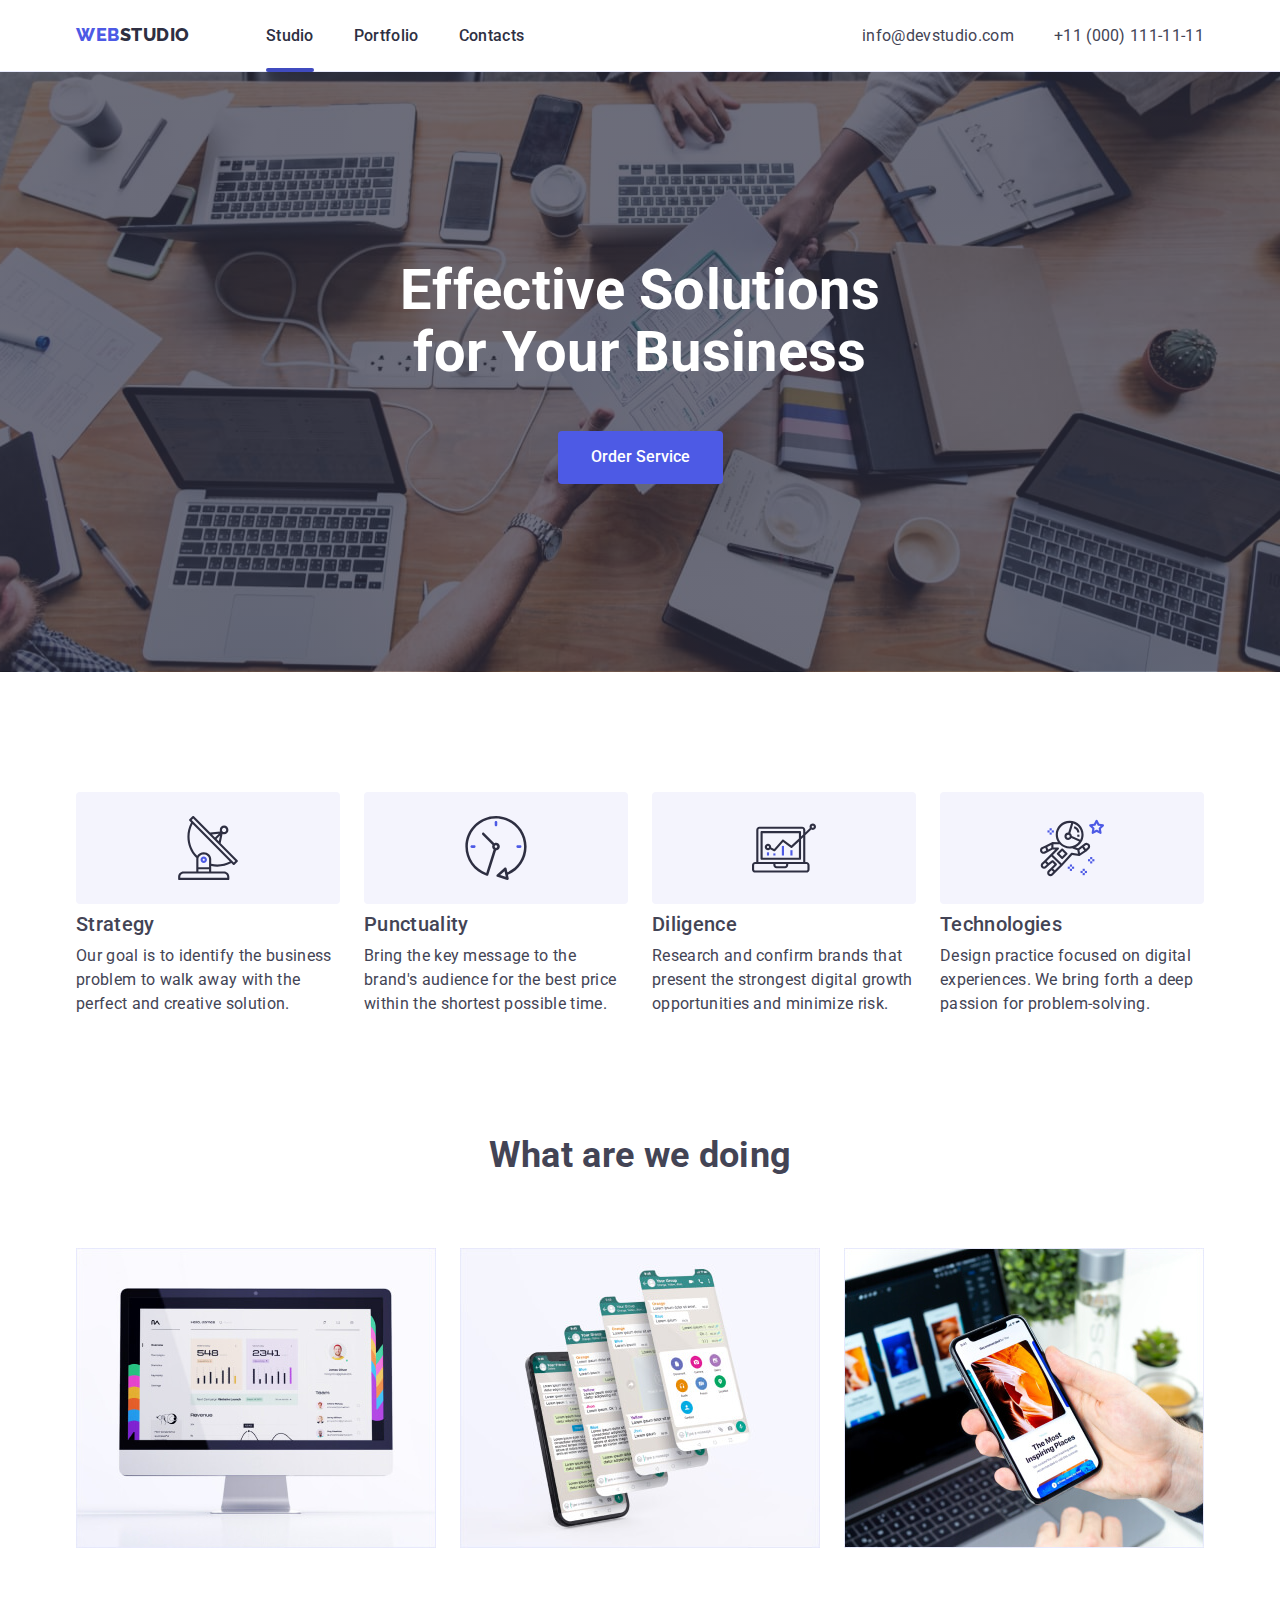
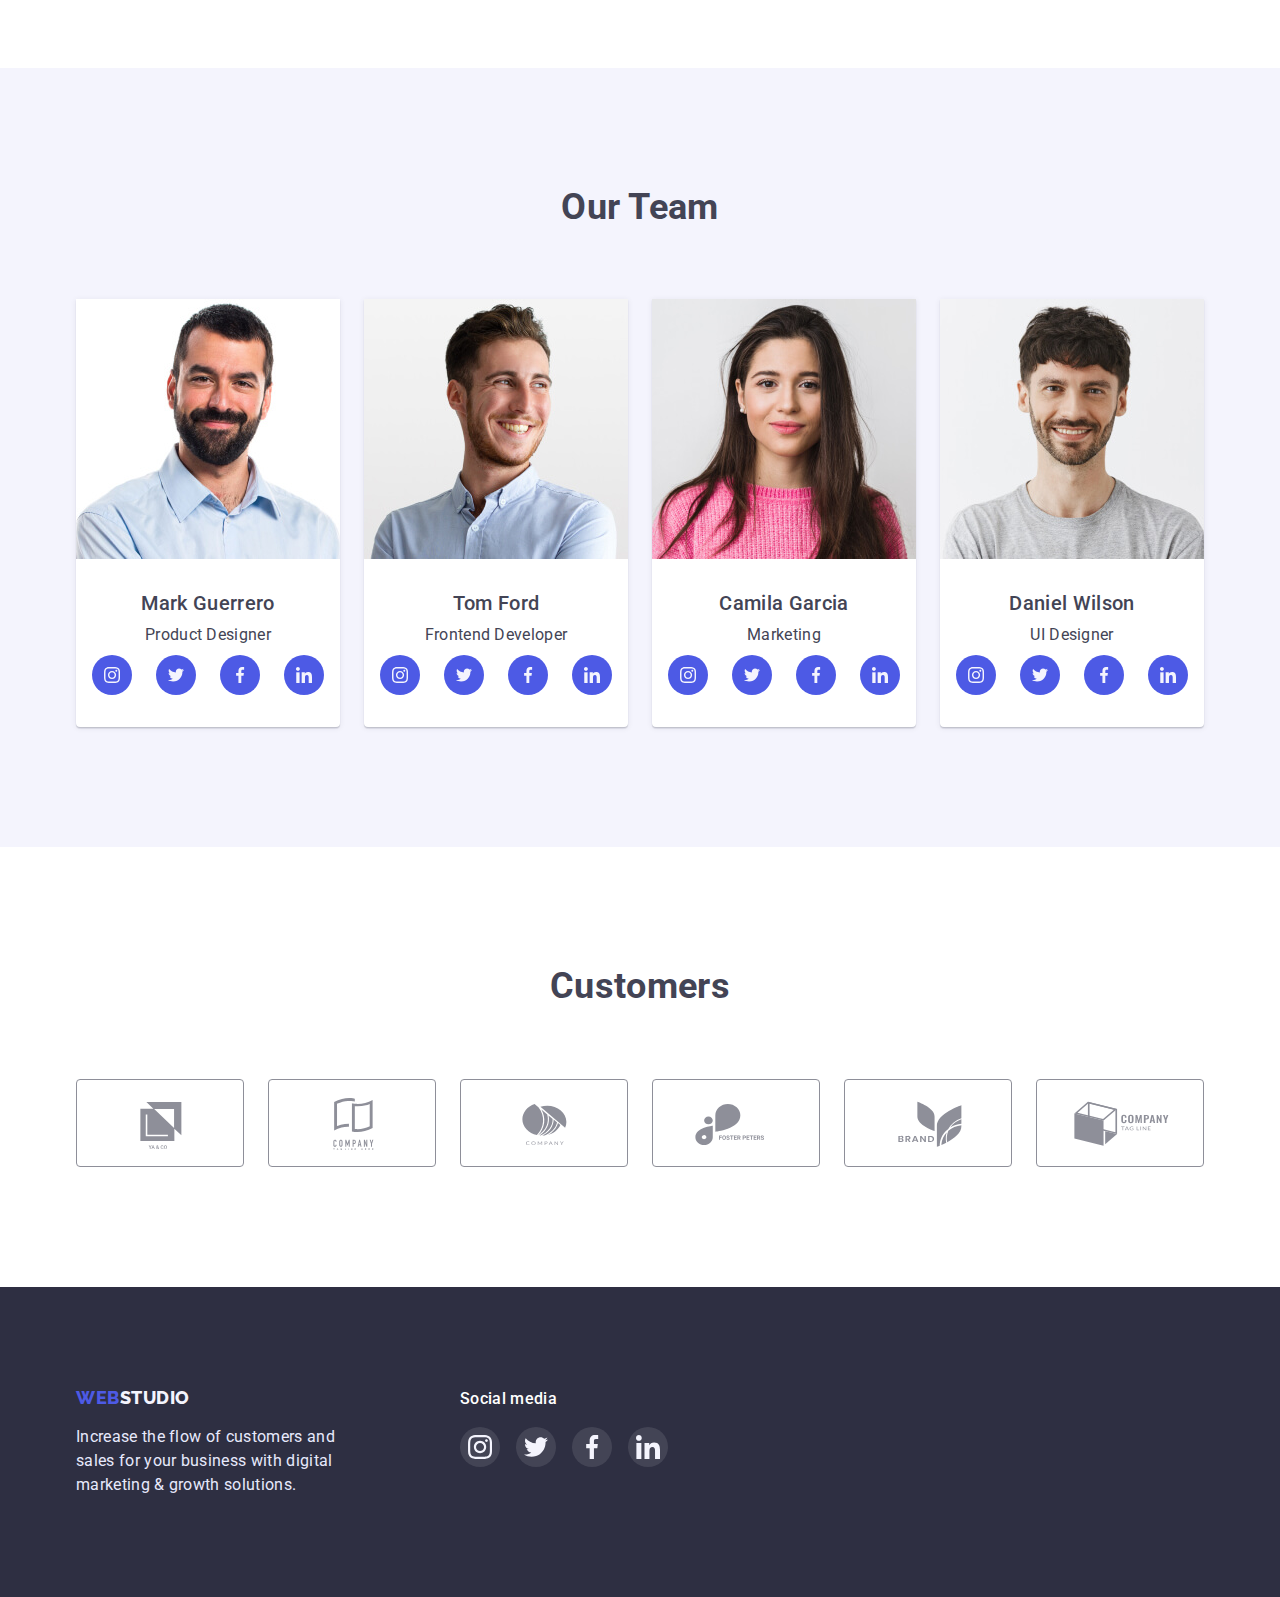
<file: index.html>
<!DOCTYPE html>
<html lang="en">
  <head>
    <meta charset="UTF-8" />
    <meta http-equiv="X-UA-Compatible" content="IE=edge" />
    <meta name="viewport" content="width=device-width, initial-scale=1.0" />

    <title>Studio</title>

    <link
      rel="stylesheet"
      href="https://cdn.jsdelivr.net/npm/modern-normalize@1.1.0/modern-normalize.min.css"
    />
    <link rel="preconnect" href="https://fonts.googleapis.com" />
    <link rel="preconnect" href="https://fonts.gstatic.com" crossorigin />
    <link
      href="https://fonts.googleapis.com/css2?family=Raleway:wght@800&family=Roboto:wght@400;500;700&display=swap"
      rel="stylesheet"
    />

    <link rel="stylesheet" href="./css/styles.css" />
  </head>
  <body>
    <header class="header">
      <div class="container page-heder-container">
        <nav class="page-nav">
          <a class="logo" href="./index.html"
            ><span class="logo-web">Web</span>Studio</a
          >
          <ul class="menu-list">
            <li class="menu-item">
              <a class="menu-link link activ-link" href="./index.html">Studio</a>
            </li>
            <li class="menu-item">
              <a class="menu-link link" href="./portfolio.html">Portfolio</a>
            </li>
            <li class="menu-item">
              <a class="menu-link link" href="">Contacts</a>
            </li>
          </ul>
        </nav>
        <ul class="header-contacts">
          <li>
            <a class="contact email" href="mailto:info@devstudio.com"
              >info@devstudio.com</a
            >
          </li>
          <li>
            <a class="contact phone" href="tel:+110001111111"
              >+11 (000) 111-11-11</a
            >
          </li>
        </ul>
      </div>
    </header>
    <!-- HERO -->
    <main class="main-content">
      <section class="section-hero">
        <div class="container">
          <h1 class="hero-title">Effective Solutions for Your Business</h1>
          <button data-modal-open type="button" class="modal-open-btn">
            Order Service
          </button>
        </div>
      </section>
      <!-- ADVANTAGES -->
      <section class="section advantages">
        <div class="container">
          <ul class="list advantages-list">
            <li class="advantages-item">
              <div class="advantages-wrapper">
                <svg class="advantages-icon" width="64" height="64">
                  <use
                    class="advantages-icon-item"
                    href="./images/icons.svg#icon-antenna"
                  ></use>
                </svg>
              </div>
              <h3 class="section-subtitle">Strategy</h3>
              <p>
                Our goal is to identify the business problem to walk away with
                the perfect and creative solution.
              </p>
            </li>
            <li class="advantages-item">
              <div class="advantages-wrapper">
                <svg class="advantages-icon" width="64" height="64">
                  <use
                    class="advantages-icon-item"
                    href="./images/icons.svg#icon-clock"
                  ></use>
                </svg>
              </div>
              <h3 class="section-subtitle">Punctuality</h3>
              <p>
                Bring the key message to the brand's audience for the best price
                within the shortest possible time.
              </p>
            </li>
            <li class="advantages-item">
              <div class="advantages-wrapper">
                <svg class="advantages-icon" width="64" height="64">
                  <use
                    class="advantages-icon-item"
                    href="./images/icons.svg#icon-diagram"
                  ></use>
                </svg>
              </div>
              <h3 class="section-subtitle">Diligence</h3>
              <p>
                Research and confirm brands that present the strongest digital
                growth opportunities and minimize risk.
              </p>
            </li>
            <li class="advantages-item">
              <div class="advantages-wrapper">
                <svg class="advantages-icon" width="64" height="64">
                  <use
                    class="advantages-icon-item"
                    href="./images/icons.svg#icon-astronaut"
                  ></use>
                </svg>
              </div>
              <h3 class="section-subtitle">Technologies</h3>
              <p>
                Design practice focused on digital experiences. We bring forth a
                deep passion for problem-solving.
              </p>
            </li>
          </ul>
        </div>
      </section>
      <!-- WORKS -->
      <section class="section works">
        <div class="container typical">
          <h2 class="section-title">What are we doing</h2>
          <ul class="list works-img">
            <li>
              <img
                src="./images/section_1/img_1.jpg"
                alt="img_1"
                width="360"
                height="300"
              />
            </li>
            <li>
              <img
                src="./images/section_1/img_2.jpg"
                alt="img_2"
                width="360"
                height="300"
              />
            </li>
            <li>
              <img
                src="./images/section_1/img_3.jpg"
                alt="img_3"
                width="360"
                height="300"
              />
            </li>
          </ul>
        </div>
      </section>
      <!-- TEAM -->
      <section class="section team">
        <div class="container typical">
          <h2 class="section-title">Our Team</h2>
          <ul class="list employees">
            <li class="employees-card">
              <img
                class="team-member"
                src="./images/team/team_card_1.jpg"
                alt="Mark_Guerrero"
                width="264"
                height="260"
              />
              <div>
                <h3 class="section-subtitle name">Mark Guerrero</h3>
                <p>Product Designer</p>
                <ul class="list social-media-list">
                  <li class="social-media-icon">
                    <a
                      href="#"
                      class="social-media-link"
                      rel="noopener noreferrer"
                      target="_blank"
                      ><svg class="social-media-item" width="16" height="16">
                        <use
                          href="./images/icons.svg#icon-instagram"
                        ></use></svg
                    ></a>
                  </li>
                  <li class="social-media-icon">
                    <a
                      href="#"
                      class="social-media-link"
                      rel="noopener noreferrer"
                      target="_blank"
                      ><svg class="social-media-item" width="16" height="16">
                        <use href="./images/icons.svg#icon-twitter"></use></svg
                    ></a>
                  </li>
                  <li class="social-media-icon">
                    <a
                      href="#"
                      class="social-media-link"
                      rel="noopener noreferrer"
                      target="_blank"
                      ><svg class="social-media-item" width="16" height="16">
                        <use href="./images/icons.svg#icon-facebook"></use></svg
                    ></a>
                  </li>
                  <li class="social-media-icon">
                    <a
                      href="#"
                      class="social-media-link"
                      rel="noopener noreferrer"
                      target="_blank"
                      ><svg class="social-media-item" width="16" height="16">
                        <use href="./images/icons.svg#icon-linkedin"></use></svg
                    ></a>
                  </li>
                </ul>
              </div>
            </li>
            <li class="employees-card">
              <img
                class="team-member"
                src="./images/team/team_card_2.jpg"
                alt="Tom_Ford"
                width="264"
                height="260"
              />
              <div>
                <h3 class="section-subtitle name">Tom Ford</h3>
                <p>Frontend Developer</p>
                <ul class="list social-media-list">
                  <li class="social-media-icon">
                    <a
                      href="#"
                      class="social-media-link"
                      rel="noopener noreferrer"
                      target="_blank"
                      ><svg class="social-media-item" width="16" height="16">
                        <use
                          href="./images/icons.svg#icon-instagram"
                        ></use></svg
                    ></a>
                  </li>
                  <li class="social-media-icon">
                    <a
                      href="#"
                      class="social-media-link"
                      rel="noopener noreferrer"
                      target="_blank"
                      ><svg class="social-media-item" width="16" height="16">
                        <use href="./images/icons.svg#icon-twitter"></use></svg
                    ></a>
                  </li>
                  <li class="social-media-icon">
                    <a
                      href="#"
                      class="social-media-link"
                      rel="noopener noreferrer"
                      target="_blank"
                      ><svg class="social-media-item" width="16" height="16">
                        <use href="./images/icons.svg#icon-facebook"></use></svg
                    ></a>
                  </li>
                  <li class="social-media-icon">
                    <a
                      href="#"
                      class="social-media-link"
                      rel="noopener noreferrer"
                      target="_blank"
                      ><svg class="social-media-item" width="16" height="16">
                        <use href="./images/icons.svg#icon-linkedin"></use></svg
                    ></a>
                  </li>
                </ul>
              </div>
            </li>
            <li class="employees-card">
              <img
                class="team-member"
                src="./images/team/team_card_3.jpg"
                alt="Camila_Garcia"
                width="264"
                height="260"
              />
              <div>
                <h3 class="section-subtitle name">Camila Garcia</h3>
                <p>Marketing</p>
                <ul class="list social-media-list">
                  <li class="social-media-icon">
                    <a
                      href="#"
                      class="social-media-link"
                      rel="noopener noreferrer"
                      target="_blank"
                      ><svg class="social-media-item" width="16" height="16">
                        <use
                          href="./images/icons.svg#icon-instagram"
                        ></use></svg
                    ></a>
                  </li>
                  <li class="social-media-icon">
                    <a
                      href="#"
                      class="social-media-link"
                      rel="noopener noreferrer"
                      target="_blank"
                      ><svg class="social-media-item" width="16" height="16">
                        <use href="./images/icons.svg#icon-twitter"></use></svg
                    ></a>
                  </li>
                  <li class="social-media-icon">
                    <a
                      href="#"
                      class="social-media-link"
                      rel="noopener noreferrer"
                      target="_blank"
                      ><svg class="social-media-item" width="16" height="16">
                        <use href="./images/icons.svg#icon-facebook"></use></svg
                    ></a>
                  </li>
                  <li class="social-media-icon">
                    <a
                      href="#"
                      class="social-media-link"
                      rel="noopener noreferrer"
                      target="_blank"
                      ><svg class="social-media-item" width="16" height="16">
                        <use href="./images/icons.svg#icon-linkedin"></use></svg
                    ></a>
                  </li>
                </ul>
              </div>
            </li>
            <li class="employees-card">
              <img
                class="team-member"
                src="./images/team/team_card_4.jpg"
                alt="Daniel_Wilson"
                width="264"
                height="260"
              />
              <div>
                <h3 class="section-subtitle name">Daniel Wilson</h3>
                <p>UI Designer</p>
                <ul class="list social-media-list">
                  <li class="social-media-icon">
                    <a
                      href="#"
                      class="social-media-link"
                      rel="noopener noreferrer"
                      target="_blank"
                      ><svg class="social-media-item" width="16" height="16">
                        <use
                          href="./images/icons.svg#icon-instagram"
                        ></use></svg
                    ></a>
                  </li>
                  <li class="social-media-icon">
                    <a
                      href="#"
                      class="social-media-link"
                      rel="noopener noreferrer"
                      target="_blank"
                      ><svg class="social-media-item" width="16" height="16">
                        <use href="./images/icons.svg#icon-twitter"></use></svg
                    ></a>
                  </li>
                  <li class="social-media-icon">
                    <a
                      href="#"
                      class="social-media-link"
                      rel="noopener noreferrer"
                      target="_blank"
                      ><svg class="social-media-item" width="16" height="16">
                        <use href="./images/icons.svg#icon-facebook"></use></svg
                    ></a>
                  </li>
                  <li class="social-media-icon">
                    <a
                      href="#"
                      class="social-media-link"
                      rel="noopener noreferrer"
                      target="_blank"
                      ><svg class="social-media-item" width="16" height="16">
                        <use href="./images/icons.svg#icon-linkedin"></use></svg
                    ></a>
                  </li>
                </ul>
              </div>
            </li>
          </ul>
        </div>
      </section>
      <section class="section customers">
        <div class="container">
          <h2 class="section-title">Customers</h2>
          <ul class="list customers-list">
            <li>
              <a
                href="#"
                class="customers-list-link"
                rel="noopener noreferrer"
                target="_blank"
              >
                <svg class="customers-list-item" width="104" height="56">
                  <use href="./images/icons.svg#icon-logo"></use>
                </svg>
              </a>
            </li>
            <li>
              <a
                href="#"
                class="customers-list-link"
                rel="noopener noreferrer"
                target="_blank"
              >
                <svg class="customers-list-item" width="104" height="56">
                  <use href="./images/icons.svg#icon-logo-1"></use>
                </svg>
              </a>
            </li>
            <li>
              <a
                href="#"
                class="customers-list-link"
                rel="noopener noreferrer"
                target="_blank"
              >
                <svg class="customers-list-item" width="104" height="56">
                  <use href="./images/icons.svg#icon-logo-2"></use>
                </svg>
              </a>
            </li>
            <li>
              <a
                href="#"
                class="customers-list-link"
                rel="noopener noreferrer"
                target="_blank"
              >
                <svg class="customers-list-item" width="104" height="56">
                  <use href="./images/icons.svg#icon-logo-3"></use>
                </svg>
              </a>
            </li>
            <li>
              <a
                href="#"
                class="customers-list-link"
                rel="noopener noreferrer"
                target="_blank"
              >
                <svg class="customers-list-item" width="104" height="56">
                  <use href="./images/icons.svg#icon-logo-4"></use>
                </svg>
              </a>
            </li>
            <li>
              <a
                href="#"
                class="customers-list-link"
                rel="noopener noreferrer"
                target="_blank"
              >
                <svg class="customers-list-item" width="104" height="56">
                  <use href="./images/icons.svg#icon-logo-5"></use>
                </svg>
              </a>
            </li>
          </ul>
        </div>
      </section>
    </main>
    <!-- Footer -->
    <footer class="footer">
      <div class="container footer-content">
        <div>
          <a class="footer-logo" href="./index.html"
            ><span class="logo-web">Web</span>Studio</a
          >
          <p class="footer-description">
            Increase the flow of customers and sales for your business with
            digital marketing & growth solutions.
          </p>
        </div>
        <div class="footer-social-media">
          <p class="footer-subtitle">Social media</p>
          <ul class="list footer-social-media-list">
            <li class="footer-social-media-icon">
              <a
                href="#"
                class="social-media-link footer-social-media-link"
                rel="noopener noreferrer"
                target="_blank"
                ><svg class="footer-social-media-item" width="24" height="24">
                  <use href="./images/icons.svg#icon-instagram"></use></svg
              ></a>
            </li>
            <li class="footer-social-media-icon">
              <a
                href="#"
                class="social-media-link footer-social-media-link"
                rel="noopener noreferrer"
                target="_blank"
                ><svg class="footer-social-media-item" width="24" height="24">
                  <use href="./images/icons.svg#icon-twitter"></use></svg
              ></a>
            </li>
            <li class="footer-social-media-icon">
              <a
                href="#"
                class="social-media-link footer-social-media-link"
                rel="noopener noreferrer"
                target="_blank"
                ><svg class="footer-social-media-item" width="24" height="24">
                  <use href="./images/icons.svg#icon-facebook"></use></svg
              ></a>
            </li>
            <li class="footer-social-media-icon">
              <a
                href="#"
                class="social-media-link footer-social-media-link"
                rel="noopener noreferrer"
                target="_blank"
                ><svg class="footer-social-media-item" width="24" height="24">
                  <use href="./images/icons.svg#icon-linkedin"></use></svg
              ></a>
            </li>
          </ul>
        </div>
      </div>
    </footer>
    <div class="backdrop is-hidden" data-modal>
      <div class="modal">
        <button type="button" class="modal-close-btn" data-modal-close>
          <svg class="close-btn-icon" width="8" height="8">
            <use href="./images/icons.svg#icon-close-modal-btn"></use>
          </svg>
        </button>
      </div>
    </div>
    <script src="./js/modal.js"></script>
  </body>
</html>
</file>
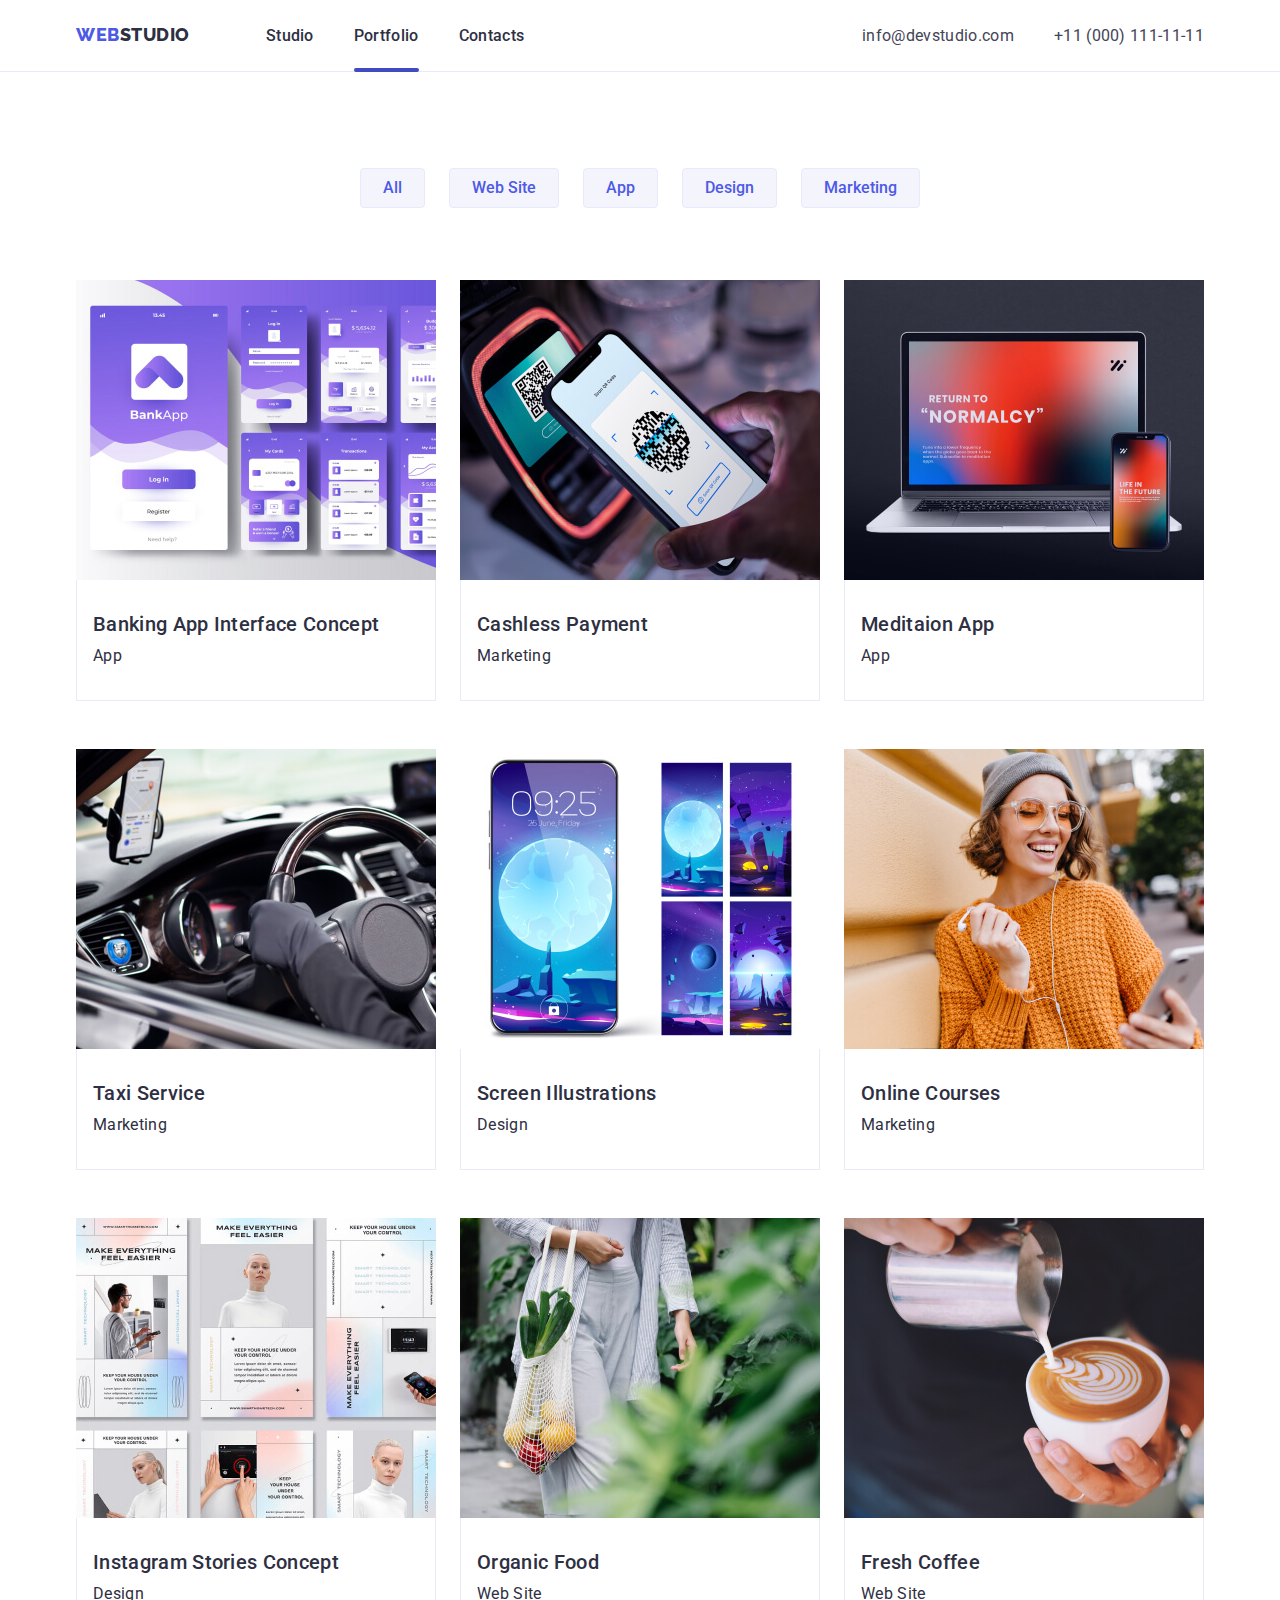
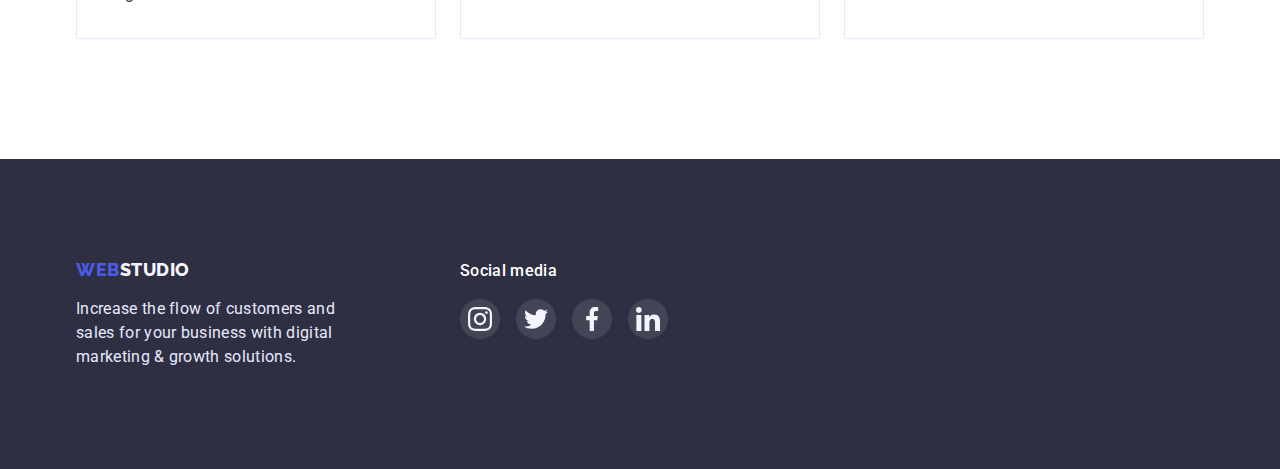
<file: portfolio.html>
<!DOCTYPE html>
<html lang="en">
  <head>
    <meta charset="UTF-8" />
    <meta http-equiv="X-UA-Compatible" content="IE=edge" />
    <meta name="viewport" content="width=device-width, initial-scale=1.0" />

    <title>Portfolio</title>

    <link
      rel="stylesheet"
      href="https://cdn.jsdelivr.net/npm/modern-normalize@1.1.0/modern-normalize.min.css"
    />
    <link rel="preconnect" href="https://fonts.googleapis.com" />
    <link rel="preconnect" href="https://fonts.gstatic.com" crossorigin />
    <link
      href="https://fonts.googleapis.com/css2?family=Raleway:wght@800&family=Roboto:wght@400;500;700&display=swap"
      rel="stylesheet"
    />

    <link rel="stylesheet" href="./css/styles.css" />
  </head>
  <body>
    <header class="header">
      <div class="container page-heder-container">
        <nav class="page-nav">
          <a class="logo" href="./index.html"
            ><span class="logo-web">Web</span>Studio</a
          >
          <ul class="menu-list">
            <li class="menu-item">
              <a class="menu-link link" href="./index.html">Studio</a>
            </li>
            <li class="menu-item">
              <a class="menu-link link activ-link" href="./portfolio.html"
                >Portfolio</a
              >
            </li>
            <li class="menu-item">
              <a class="menu-link link" href="">Contacts</a>
            </li>
          </ul>
        </nav>
        <ul class="header-contacts">
          <li>
            <a class="contact email" href="mailto:info@devstudio.com"
              >info@devstudio.com</a
            >
          </li>
          <li>
            <a class="contact phone" href="tel:+110001111111"
              >+11 (000) 111-11-11</a
            >
          </li>
        </ul>
      </div>
    </header>
    <!-- Main -->
    <main class="main-content">
      <!-- Filter -->
      <section class="section examples">
        <div class="container">
          <h1 class="visually-hidden">Portfolio</h1>
          <ul class="list examples">
            <li class="filter-item"><button class="filter-btn">All</button></li>
            <li class="filter-item">
              <button class="filter-btn">Web Site</button>
            </li>
            <li class="filter-item"><button class="filter-btn">App</button></li>
            <li class="filter-item">
              <button class="filter-btn">Design</button>
            </li>
            <li class="filter-item">
              <button class="filter-btn">Marketing</button>
            </li>
          </ul>
          <!-- Hero -->
          <h2 class="visually-hidden">Examples</h2>
          <div class="examples-block">
            <ul class="list examples-item">
              <li class="examples-card">
                <a href="#" class="examples-link"
                  ><div class="examples-card-img-wraper">
                    <img
                      class="examples-img"
                      src="./images/examples/banking_app.jpg"
                      alt="Banking_App"
                      width="360"
                    />
                    <p class="overlay">
                      14 Stylish and User-Friendly App Design Concepts · Task
                      Manager App · Calorie Tracker App · Exotic Fruit Ecommerce
                      App · Cloud Storage App
                    </p>
                  </div>
                  <div class="card-text">
                    <h3 class="section-subtitle examples-name">
                      Banking App Interface Concept
                    </h3>
                    <p class="product-type">App</p>
                  </div></a
                >
              </li>
              <li class="examples-card">
                <a href="#" class="examples-link"
                  ><div class="examples-card-img-wraper">
                    <img
                      class="examples-img"
                      src="./images/examples/cashless_payment_marketing.jpg"
                      alt="Cashless_Payment"
                      width="360"
                    />
                    <p class="overlay">
                      14 Stylish and User-Friendly App Design Concepts · Task
                      Manager App · Calorie Tracker App · Exotic Fruit Ecommerce
                      App · Cloud Storage App
                    </p>
                  </div>
                  <div class="card-text">
                    <h3 class="section-subtitle examples-name">
                      Cashless Payment
                    </h3>
                    <p class="product-type">Marketing</p>
                  </div></a
                >
              </li>
              <li class="examples-card">
                <a href="#" class="examples-link"
                  ><div class="examples-card-img-wraper">
                    <img
                      class="examples-img"
                      src="./images/examples/meditaion_app.jpg"
                      alt="Meditaion_App"
                      width="360"
                    />
                    <p class="overlay">
                      14 Stylish and User-Friendly App Design Concepts · Task
                      Manager App · Calorie Tracker App · Exotic Fruit Ecommerce
                      App · Cloud Storage App
                    </p>
                  </div>
                  <div class="card-text">
                    <h3 class="section-subtitle examples-name">
                      Meditaion App
                    </h3>
                    <p class="product-type">App</p>
                  </div></a
                >
              </li>
              <li class="examples-card">
                <a href="#" class="examples-link"
                  ><div class="examples-card-img-wraper">
                    <img
                      class="examples-img"
                      src="./images/examples/taxi_service_marketing.jpg"
                      alt="Taxi_Service"
                      width="360"
                    />
                    <p class="overlay">
                      14 Stylish and User-Friendly App Design Concepts · Task
                      Manager App · Calorie Tracker App · Exotic Fruit Ecommerce
                      App · Cloud Storage App
                    </p>
                  </div>
                  <div class="card-text">
                    <h3 class="section-subtitle examples-name">Taxi Service</h3>
                    <p class="product-type">Marketing</p>
                  </div></a
                >
              </li>
              <li class="examples-card">
                <a href="#" class="examples-link"
                  ><div class="examples-card-img-wraper">
                    <img
                      class="examples-img"
                      src="./images/examples/screen_illustrations_design.jpg"
                      alt="Screen_Illustrations"
                      width="360"
                    />
                    <p class="overlay">
                      14 Stylish and User-Friendly App Design Concepts · Task
                      Manager App · Calorie Tracker App · Exotic Fruit Ecommerce
                      App · Cloud Storage App
                    </p>
                  </div>
                  <div class="card-text">
                    <h3 class="section-subtitle examples-name">
                      Screen Illustrations
                    </h3>
                    <p class="product-type">Design</p>
                  </div></a
                >
              </li>
              <li class="examples-card">
                <a href="#" class="examples-link"
                  ><div class="examples-card-img-wraper">
                    <img
                      class="examples-img"
                      src="./images/examples/online_courses_marketing.jpg"
                      alt="Online_Courses"
                      width="360"
                    />
                    <p class="overlay">
                      14 Stylish and User-Friendly App Design Concepts · Task
                      Manager App · Calorie Tracker App · Exotic Fruit Ecommerce
                      App · Cloud Storage App
                    </p>
                  </div>
                  <div class="card-text">
                    <h3 class="section-subtitle examples-name">
                      Online Courses
                    </h3>
                    <p class="product-type">Marketing</p>
                  </div></a
                >
              </li>
              <li class="examples-card">
                <a href="#" class="examples-link"
                  ><div class="examples-card-img-wraper">
                    <img
                      class="examples-img"
                      src="./images/examples/instagram_stories_concept_design.jpg"
                      alt="Instagram_Stories_Concept"
                      width="360"
                    />
                    <p class="overlay">
                      14 Stylish and User-Friendly App Design Concepts · Task
                      Manager App · Calorie Tracker App · Exotic Fruit Ecommerce
                      App · Cloud Storage App
                    </p>
                  </div>
                  <div class="card-text">
                    <h3 class="section-subtitle examples-name">
                      Instagram Stories Concept
                    </h3>
                    <p class="product-type">Design</p>
                  </div></a
                >
              </li>
              <li class="examples-card">
                <a href="#" class="examples-link"
                  ><div class="examples-card-img-wraper">
                    <img
                      class="examples-img"
                      src="./images/examples/organic_food_web_site.jpg"
                      alt="Organic_Food"
                      width="360"
                    />
                    <p class="overlay">
                      14 Stylish and User-Friendly App Design Concepts · Task
                      Manager App · Calorie Tracker App · Exotic Fruit Ecommerce
                      App · Cloud Storage App
                    </p>
                  </div>
                  <div class="card-text">
                    <h3 class="section-subtitle examples-name">Organic Food</h3>
                    <p class="product-type">Web Site</p>
                  </div></a
                >
              </li>
              <li class="examples-card">
                <a href="#" class="examples-link"
                  ><div class="examples-card-img-wraper">
                    <img
                      class="examples-img"
                      src="./images/examples/fresh_coffee_web_site.jpg"
                      alt="Fresh_Coffee"
                      width="360"
                    />
                    <p class="overlay">
                      14 Stylish and User-Friendly App Design Concepts · Task
                      Manager App · Calorie Tracker App · Exotic Fruit Ecommerce
                      App · Cloud Storage App
                    </p>
                  </div>
                  <div class="card-text">
                    <h3 class="section-subtitle examples-name">Fresh Coffee</h3>
                    <p class="product-type">Web Site</p>
                  </div></a
                >
              </li>
            </ul>
          </div>
        </div>
      </section>
    </main>
    <!-- Footer -->
    <footer class="footer">
      <div class="container footer-content">
        <div>
          <a class="footer-logo" href="./index.html"
            ><span class="logo-web">Web</span>Studio</a
          >
          <p class="footer-description">
            Increase the flow of customers and sales for your business with
            digital marketing & growth solutions.
          </p>
        </div>
        <div class="footer-social-media">
          <p class="footer-subtitle">Social media</p>
          <ul class="list footer-social-media-list">
            <li class="footer-social-media-icon">
              <a
                href="#"
                class="social-media-link footer-social-media-link"
                rel="noopener noreferrer"
                target="_blank"
                ><svg class="footer-social-media-item" width="24" height="24">
                  <use href="./images/icons.svg#icon-instagram"></use></svg
              ></a>
            </li>
            <li class="footer-social-media-icon">
              <a
                href="#"
                class="social-media-link footer-social-media-link"
                rel="noopener noreferrer"
                target="_blank"
                ><svg class="footer-social-media-item" width="24" height="24">
                  <use href="./images/icons.svg#icon-twitter"></use></svg
              ></a>
            </li>
            <li class="footer-social-media-icon">
              <a
                href="#"
                class="social-media-link footer-social-media-link"
                rel="noopener noreferrer"
                target="_blank"
                ><svg class="footer-social-media-item" width="24" height="24">
                  <use href="./images/icons.svg#icon-facebook"></use></svg
              ></a>
            </li>
            <li class="footer-social-media-icon">
              <a
                href="#"
                class="social-media-link footer-social-media-link"
                rel="noopener noreferrer"
                target="_blank"
                ><svg class="footer-social-media-item" width="24" height="24">
                  <use href="./images/icons.svg#icon-linkedin"></use></svg
              ></a>
            </li>
          </ul>
        </div>
      </div>
    </footer>
  </body>
</html>
</file>
<file: css/styles.css>
:root {
  --primary-brand-color: #4d5ae5;
  --pressed-state-color: #404bbf;
  --dark-headings-color: #2e2f42;
  --success-messages-color: #31d0aa;
  --dark-body-color: #434455;
  --helper-text-color: #8e8f99;
  --footer-text-color: #e7e9fc;
  --light-mode-color: #f4f4fd;
  --body-dackground-color: #ffffff;
  --customers-background: #e5e5e5;
}

body {
  background-color: var(--body-dackground-color);
  font-weight: 400;
  color: var(--dark-body-color);
  font-family: Roboto, sans-serif;
  letter-spacing: 0.02em;
  font-size: 16px;
  line-height: 1.5;
}

/* =============== COMPONENTS =============== */

* {
  text-decoration: none;
}

h1,
h2,
h3,
h4,
p {
  margin-top: 0;
  margin-bottom: 0;
}

ul,
ol {
  margin-top: 0;
  margin-bottom: 0;
  margin-left: 0;
  padding-left: 0;
  list-style: none;
}

img {
  display: block;
  min-width: 100%;
  height: auto;
}

button {
  cursor: pointer;
}

.section {
  padding-top: 120px;
  padding-bottom: 120px;
}

.link:hover,
.link:focus,
.contact:hover,
.contact:focus {
  color: var(--pressed-state-color);
}

.section-subtitle {
  font-weight: 500;
  font-size: 20px;
  line-height: 1.2;
  margin-bottom: 8px;
}

.description {
  font-size: 16px;
  line-height: 1.5;
}

.section-title {
  font-weight: 700;
  font-size: 36px;
  line-height: 1.11;
  margin-bottom: 72px;
  text-align: center;
}

.container {
  margin: 0 auto;
  max-width: 1158px;
  padding: 0 15px;
}

.visually-hidden {
  position: absolute;
  width: 1px;
  height: 1px;
  margin: -1px;
  border: 0;
  padding: 0;

  white-space: nowrap;
  clip-path: inset(100%);
  clip: rect(0 0 0 0);
  overflow: hidden;
}

/* =============== \COMPONENTS =============== */

/* =============== HEADER =============== */
.header {
  border-bottom: 1px solid #e7e9fc;
  height: 72px;
  position: fixed;
  width: 100%;
  z-index: 1;
  top: 0;
  background-color: var(--body-dackground-color);
}

.page-heder-container {
  display: flex;
  align-items: center;
}

.page-nav {
  display: flex;
  align-items: baseline;
}

.menu-list {
  display: flex;
  align-items: center;
}

.header-contacts {
  display: flex;
  align-items: center;
  margin-left: auto;
}

.contact.email {
  margin-right: 40px;
}

.contact.email,
.contact.phone {
  display: block;
  padding-top: 24px;
  padding-bottom: 24px;
}

.menu-item:not(:last-child) {
  margin-right: 40px;
}

.logo {
  color: var(--dark-headings-color);
  font-family: "Raleway", sans-serif;
  font-weight: 800;
  font-size: 18px;
  line-height: 1.2;
  display: flex;
  letter-spacing: 0.03em;
  text-transform: uppercase;
  margin-right: 76px;
  padding-top: 24px;
  padding-bottom: 24px;
}

.logo-web {
  color: var(--primary-brand-color);
}
/* nav section */
.link {
  display: block;
  padding-top: 24px;
  padding-bottom: 24px;
  color: var(--dark-headings-color);
  font-weight: 500;
  font-size: 16px;
  line-height: 1.5;
  text-decoration: none;
  transition: color 250ms cubic-bezier(0.4, 0, 0.2, 1);
}

.activ-link {
  position: relative;
}

.activ-link::after {
  position: absolute;
  content: "";
  width: 100%;
  height: 4px;
  left: 0;
  bottom: 0;
  display: block;
  background-color: var(--pressed-state-color);
  border-radius: 2px;
  margin-top: 20px;
}

.contact {
  color: var(--dark-body-color);
  font-style: normal;
  font-size: 16px;
  line-height: 1.5;
  text-decoration: none;
  text-transform: none;
  transition: color 250ms cubic-bezier(0.4, 0, 0.2, 1);
}

/* =============== \HEADER =============== */

/* =============== HERO =============== */

.main-content {
  padding-top: 72px;
}

.section-hero {
  padding-top: 188px;
  padding-bottom: 188px;
  max-width: 1440px;
  margin: auto;
  text-align: center;
  background-image: linear-gradient(
      rgba(46, 47, 66, 0.7),
      rgba(46, 47, 66, 0.7)
    ),
    url(../images/people-office.jpg);
  background-position: center;
  background-repeat: no-repeat;
  background-size: cover;
}

.hero-title {
  max-width: 496px;
  margin-left: auto;
  margin-right: auto;

  color: #ffffff;
  font-size: 56px;
  line-height: 1.1;
  text-align: center;
  margin-bottom: 48px;
}

.modal-open-btn {
  display: inline-block;
  border-radius: 4px;
  padding: 16px 32px;
  font-weight: 500;
  color: #ffffff;
  background-color: var(--primary-brand-color);
  border: 1px solid transparent;
  transition: background-color 250ms cubic-bezier(0.4, 0, 0.2, 1);
}

.modal-open-btn:hover,
.modal-open-btn:focus {
  background-color: var(--pressed-state-color);
}

/* =============== \HERO =============== */

/* =============== ADVANTAGES =============== */

.section.advantages {
  padding-bottom: 60px;
}

.list.advantages-list {
  display: flex;
  justify-content: space-between;
}

.advantages-wrapper {
  display: flex;
  width: 264px;
  height: 112px;
  background-color: var(--light-mode-color);
  border-radius: 4px;
  margin-bottom: 8px;
  justify-content: center;
  align-items: center;
}

.advantages-item:not(:last-child) {
  margin-right: 24px;
}

/* =============== \ADVANTAGES =============== */

/* =============== WORKS =============== */

.section.works {
  padding-top: 60px;
}

.works-img {
  display: flex;
  flex-wrap: wrap;
  gap: 24px;
}

/* =============== \WORKS =============== */

/* =============== TEAM =============== */

.team {
  background-color: var(--light-mode-color);
}

.employees {
  display: flex;
  flex-wrap: wrap;
  gap: 24px;
}

.employees-card div {
  padding-top: 32px;
  padding-bottom: 32px;
  text-align: center;
}

.employees-card div p {
  margin-bottom: 8px;
}

.employees-card {
  flex-basis: calc((100% - 72px) / 4);
  background-color: #ffffff;
  box-shadow: 0px 1px 6px rgba(46, 47, 66, 0.08),
    0px 1px 1px rgba(46, 47, 66, 0.16), 0px 2px 1px rgba(46, 47, 66, 0.08);
  border-radius: 0px 0px 4px 4px;
}

.social-media-list {
  display: flex;
  padding-left: 16px;
  padding-right: 16px;
  justify-content: space-between;
  align-items: center;
}

.social-media-link {
  display: inline-flex;
  justify-content: center;
  align-items: center;
  padding: 4px;
  border-radius: 9999px;
  width: 40px;
  height: 40px;
  transition: background-color 250ms cubic-bezier(0.4, 0, 0.2, 1);
  background-color: var(--primary-brand-color);
  border-radius: 50%;
}

.social-media-link:hover,
.social-media-link:focus {
  background-color: var(--pressed-state-color);
}

.social-media-item {
  display: inline-flex;
  justify-content: center;
  align-items: center;
  fill: var(--light-mode-color);
}

/* =============== \TEAM =============== */

/* =============== CUSTOMERS =============== */

.customers {
  text-align: center;
}

.customers-list {
  display: flex;
  justify-content: space-between;
}

.customers-list-item {
  display: flex;
  justify-content: center;
  align-items: center;
}

.customers-list-link {
  display: flex;
  justify-content: center;
  align-items: center;
  width: 168px;
  height: 88px;
  transition: border-color 250ms cubic-bezier(0.4, 0, 0.2, 1);
  border: 1px solid var(--helper-text-color);
  border-radius: 4px;
}

.customers-list-link:hover,
.customers-list-link:focus {
  border: 1px solid var(--pressed-state-color);
}

.customers-list-item {
  fill: var(--helper-text-color);
  transition: fill 250ms cubic-bezier(0.4, 0, 0.2, 1);
}

.customers-list-link:hover .customers-list-item,
.customers-list-link:focus .customers-list-item {
  fill: var(--pressed-state-color);
}

/* =============== /CUSTOMERS============== */

/* =============== FOOTER =============== */

.footer {
  padding-top: 100px;
  padding-bottom: 100px;
  background-color: var(--dark-headings-color);
}

.footer-content {
  display: flex;
  align-items: baseline;
}

.footer-logo {
  color: var(--light-mode-color);
  font-family: "Raleway", sans-serif;
  font-weight: 800;
  font-size: 18px;
  line-height: 1.2;
  display: flex;
  letter-spacing: 0.03em;
  text-transform: uppercase;
  text-decoration: none;
  margin-bottom: 16px;
}

.footer-description {
  max-width: 264px;
  color: var(--footer-text-color);
}

.footer-subtitle {
  font-weight: 500;
  color: #ffffff;
  margin-bottom: 16px;
}

.footer-social-media-list {
  display: flex;
  max-width: 208px;
  align-items: center;
  gap: 16px;
}

.footer-social-media {
  margin-left: 120px;
}

.footer-social-media-link {
  background-color: rgba(255, 255, 255, 0.1);
}

.footer-social-media-link:hover,
.footer-social-media-link:focus {
  background-color: var(--success-messages-color);
}

.footer-social-media-item {
  display: inline-flex;
  justify-content: center;
  align-items: center;
  fill: var(--light-mode-color);
}

/* =============== \FOOTER =============== */

/* =============== PORTFOLIO =============== */

.section.examples {
  padding-top: 96px;
}

.list.examples {
  margin-bottom: 72px;
  gap: 24px;
}

.filter-btn {
  display: inline-block;
  border-radius: 4px;
  padding: 10px 22px;
  font-weight: 500;
  transition: color 250ms cubic-bezier(0.4, 0, 0.2, 1),
    background-color 250ms cubic-bezier(0.4, 0, 0.2, 1),
    box-shadow 250ms cubic-bezier(0.4, 0, 0.2, 1);
  color: var(--primary-brand-color);
  background-color: var(--light-mode-color);
  border: 1px solid var(--footer-text-color);
}

.filter-btn:hover,
.filter-btn:focus {
  color: var(--body-dackground-color);
  background-color: var(--pressed-state-color);
  box-shadow: 0px 3px 1px rgba(0, 0, 0, 0.1), 0px 2px 1px rgba(0, 0, 0, 0.08),
    0px 2px 2px rgba(0, 0, 0, 0.12);
}

.examples {
  display: flex;
  justify-content: center;
}

.examples-item {
  display: flex;
  flex-wrap: wrap;
  gap: 48px 24px;
}

.card-text {
  padding-top: 32px;
  padding-bottom: 32px;
  padding-left: 16px;
  border: 1px solid #e7e9fc;
  border-top: none;
}

.examples-card {
  width: calc((100% - 2 * 24px) / 3);
  min-width: 360px;
}

.examples-link {
  display: block;
  color: var(--dark-headings-color);
}

.examples-link:hover,
.examples-link:focus {
  cursor: pointer;
  box-shadow: 0px 1px 6px rgba(46, 47, 66, 0.08),
    0px 1px 1px rgba(46, 47, 66, 0.16), 0px 2px 1px rgba(46, 47, 66, 0.08);
}

.overlay {
  position: absolute;
  width: 100%;
  height: 100%;
  color: var(--light-mode-color);
  background-color: var(--primary-brand-color);

  overflow: auto;
  transform: translateY(100%);
  transition: transform 250ms cubic-bezier(0.4, 0, 0.2, 1),
    box-shadow 250ms cubic-bezier(0.4, 0, 0.2, 1);
  left: 0;
  top: 0;

  padding-top: 40px;
  padding-left: 32px;
  padding-right: 32px;
}

.examples-card-img-wraper {
  position: relative;
  overflow: hidden;
}

.examples-link:hover .overlay,
.examples-link:focus .overlay {
  transform: translateY(0);
}

/* =============== /PORTFOLIO =============== */

/* =============== MODAL WINDOW =============== */

.backdrop {
  position: fixed;
  top: 0;
  left: 0;
  z-index: 2;
  width: 100%;
  height: 100%;
  background-color: rgba(46, 47, 66, 0.4);
  transition: opacity 250ms cubic-bezier(0.4, 0, 0.2, 1),
    visibility 250ms cubic-bezier(0.4, 0, 0.2, 1);
}

.modal {
  position: absolute;
  top: 50%;
  left: 50%;
  max-width: 408px;
  width: 100%;
  min-height: 576px;
  background: #fcfcfc;
  box-shadow: 0px 1px 1px rgba(0, 0, 0, 0.14), 0px 1px 3px rgba(0, 0, 0, 0.12),
    0px 2px 1px rgba(0, 0, 0, 0.2);
  border-radius: 4px;
  transition: transform 250ms cubic-bezier(0.4, 0, 0.2, 1);
  transform: translate(-50%, -50%) scale(1);
}

.backdrop.is-hidden > .modal {
  transform: translate(-50%, -50%) scale(0.6);
}

.modal-close-btn {
  position: absolute;
  top: 24px;
  right: 24px;
  display: flex;
  justify-content: center;
  align-items: center;
  padding: 0px;
  width: 24px;
  height: 24px;
  background-color: #e7e9fc;
  border: 1px solid rgba(0, 0, 0, 0.1);
  transition: background-color 250ms cubic-bezier(0.4, 0, 0.2, 1),
    border-color 250ms cubic-bezier(0.4, 0, 0.2, 1);
  border-radius: 50%;
}

.close-btn-icon {
  fill: var(--dark-headings-color);
  transition: fill 250ms cubic-bezier(0.4, 0, 0.2, 1);
}

.modal-close-btn:hover,
.modal-close-btn:focus {
  background-color: var(--pressed-state-color);
  border: 1px solid var(--pressed-state-color);
}

.modal-close-btn:hover .close-btn-icon,
.modal-close-btn:focus .close-btn-icon {
  fill: #ffffff;
}

.backdrop.is-hidden {
  opacity: 0;
  visibility: hidden;
  pointer-events: none;
}

/* =============== /MODAL WINDOW =============== */
</file>
